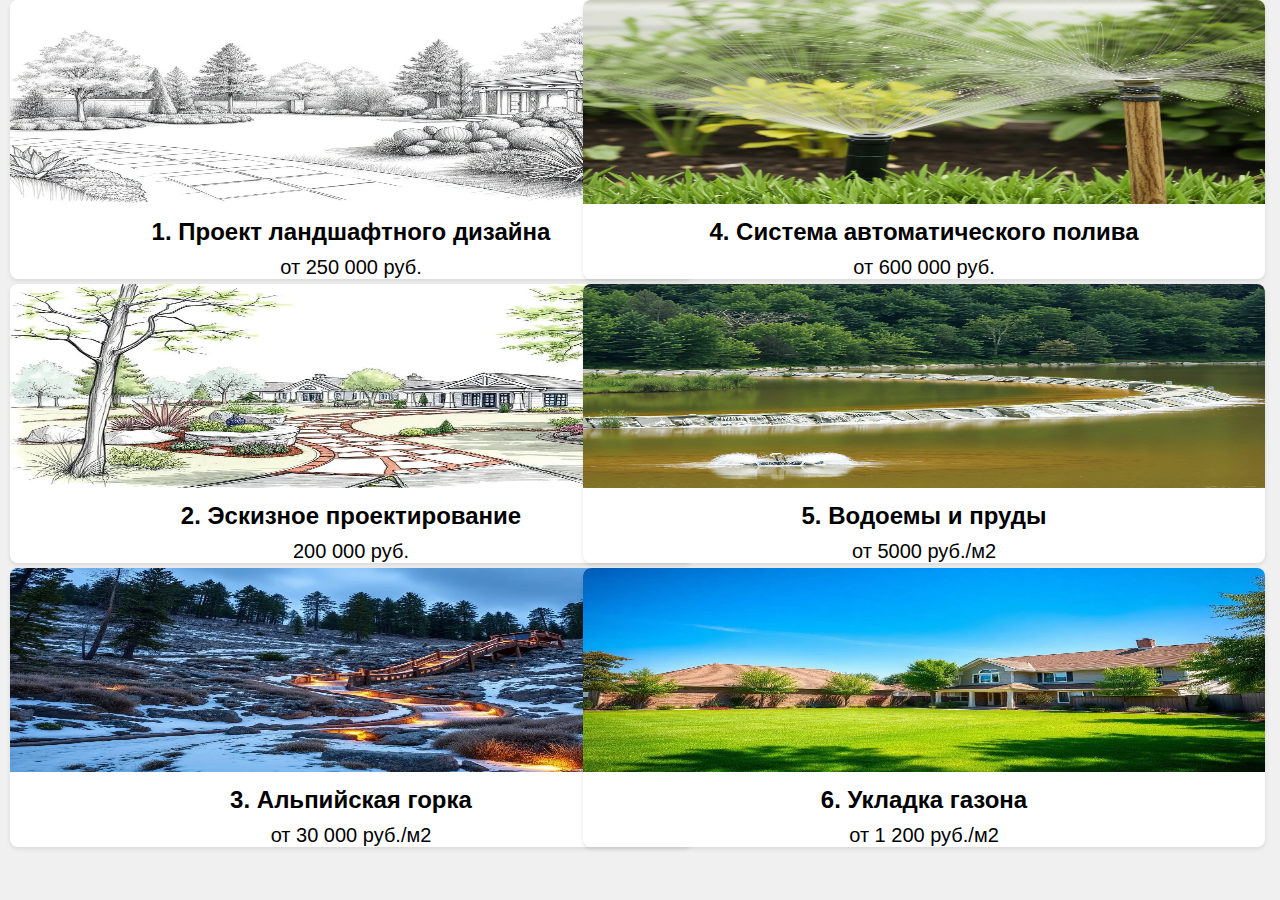
<file: ккк.html>
<!DOCTYPE html>
<html lang="ru">
<head>
    <meta charset="UTF-8">
    <meta name="viewport" content="width=device-width, initial-scale=1.0">
    <title>Дизайн</title>
    <link rel="stylesheet" href="кккк.css">
</head>
<body>
    <div class="container-card">
        <div class="card">
            <img src="img/ууу.webp" alt="" class="card-image">
            <h3 class="card-title">1. Проект ландшафтного дизайна</h3>
            <p class="card-price">от 250 000 руб.</p>
        </div>
        <div class="card">
            <img src="img/ббб.webp" alt="" class="card-image">
            <h3 class="card-title">2. Эскизное проектирование</h3>
            <p class="card-price">200 000 руб.</p>
        </div>
        <div class="card">
            <img src="img/ррр.webp" alt="" class="card-image">
            <h3 class="card-title">3. Альпийская горка</h3>
            <p class="card-price">от 30 000 руб./м2</p>
        </div>
    <div class="container-card-2">
        <div class="card-2">
            <img src="img/полив.webp" alt="" class="card-image">
            <h3 class="card-title">4. Система автоматического полива</h3>
            <p class="card-price">от 600 000 руб.</p>
        </div>
        <div class="card-2">
            <img src="img/водоем.webp" alt="" class="card-image">
            <h3 class="card-title">5. Водоемы и пруды</h3>
            <p class="card-price">от 5000 руб./м2</p>
        </div>
        <div class="card-2">
            <img src="img/газон.webp" alt="" class="card-image">
            <h3 class="card-title">6. Укладка газона</h3>
            <p class="card-price">от 1 200 руб./м2</p>
        </div>
    </div>
</div>
    <script src="script.js"></script>
</body>
</html>
</file>
<file: кккк.css>
body {
    margin: 0;
    font-family: Arial, sans-serif;
    background-color: #f0f0f0;
}

.container {
    display: flex;
    justify-content: space-between;
    padding: 20px;
}

.card {
    background-color: #ffffff;
    border-radius: 8px;
    box-shadow: 0 2px 4px rgba(0, 0, 0, 0.1);
    width: 682px;
    text-align: center;
    margin: 0 10px;
}

.card-2 {
    background-color: #ffffff;
    border-radius: 8px;
    box-shadow: 0 2px 4px rgba(0, 0, 0, 0.1);
    width: 682px;
    text-align: center;
    margin: 0 10px;
    
}
.container-card-2{
    position: absolute;
    top: 0;
    right: 5px;    
}

.card-image {
    width: 100%;
    height: 204px;
    border-top-left-radius: 8px;
    border-top-right-radius: 8px;
}

.card-title {
    font-size: 24px;
    margin: 10px 0;
    color: rgba(0, 0, 0, 1);
}

.card-price {
    font-size: 20px;
    margin: 5px 0;
    color: rgba(0, 0, 0, 1);
}

.card-button {
    background-color: rgba(0, 128, 0, 1);
    color: white;
    border: none;
    border-radius: 4px;
    padding: 10px 20px;
    cursor: pointer;
    font-size: 16px;
    margin: 10px 0;
}

.card-button:hover {
    background-color: rgba(0, 100, 0, 1);
}
</file>
